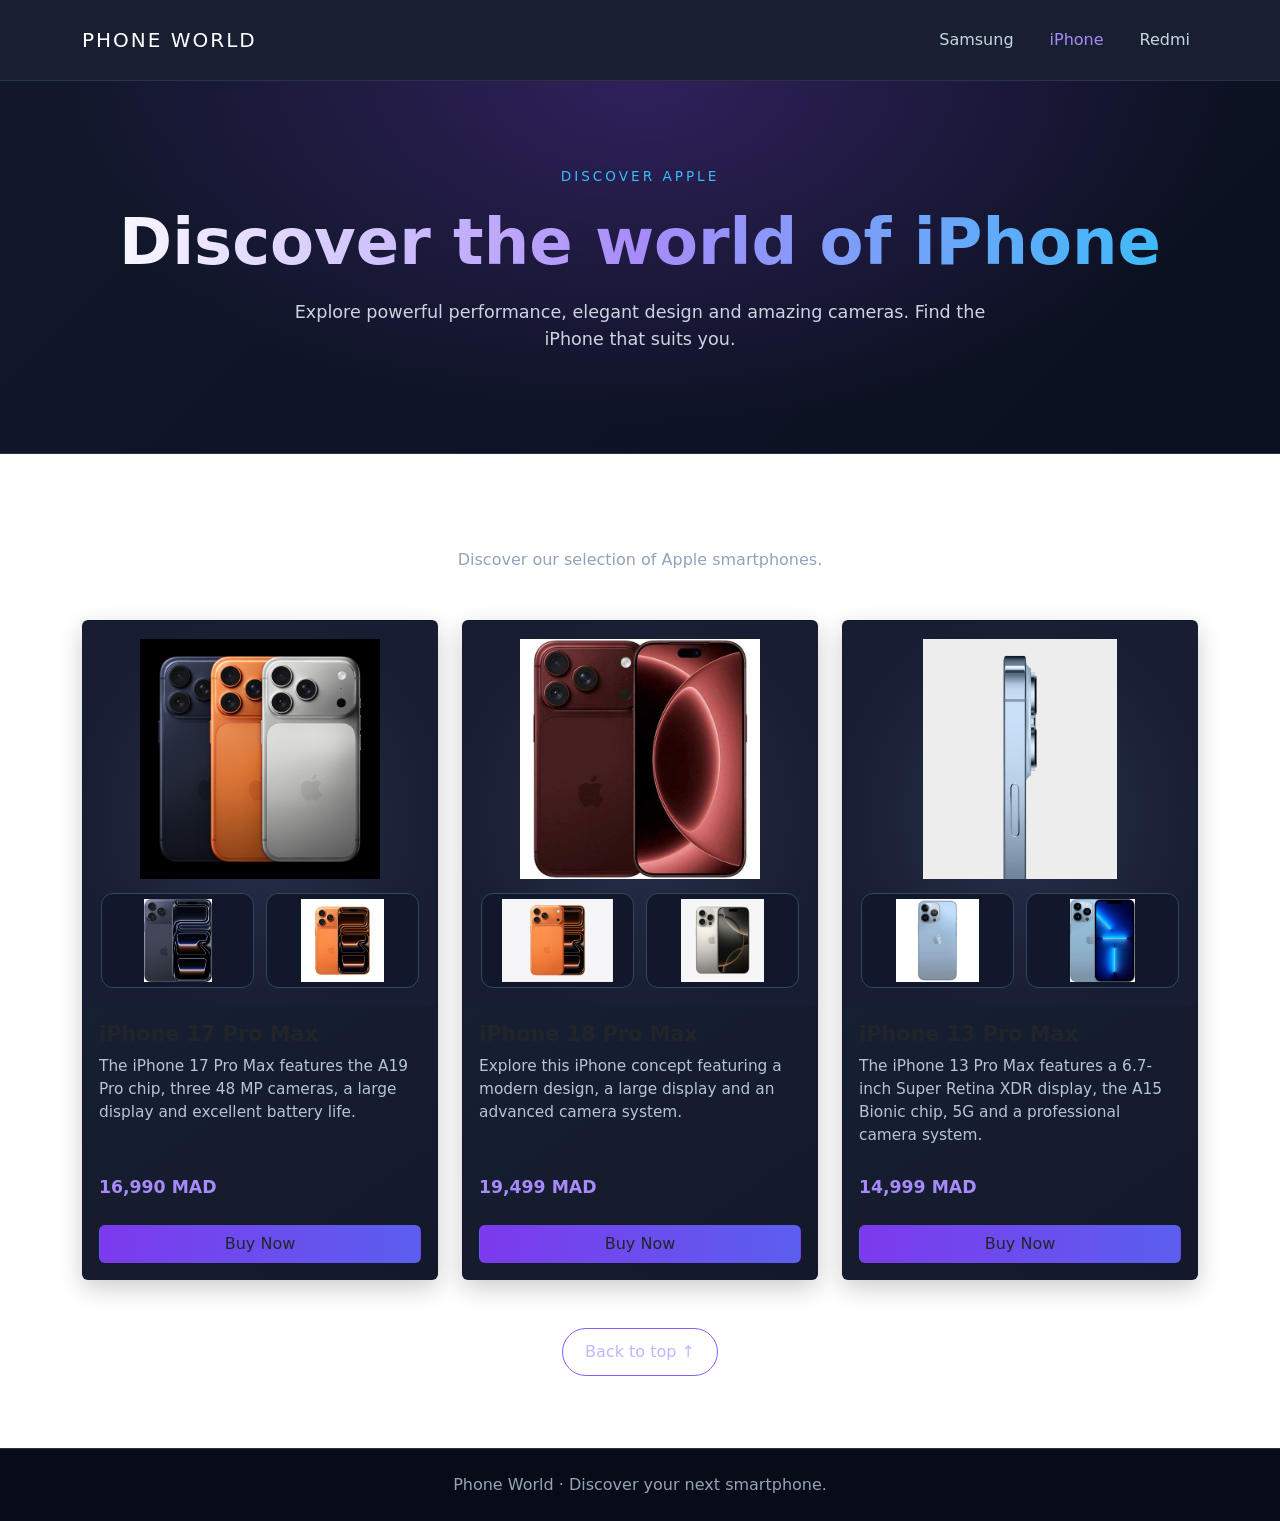
<file: Iphone.html>
<!DOCTYPE html>
<html lang="en">
<head>
    <meta charset="UTF-8">
    <meta name="viewport" content="width=device-width, initial-scale=1.0">
    <title>iPhone - The New Phones</title>

    <link rel="stylesheet" href="CSS/style.css">
    <link href="https://cdn.jsdelivr.net/npm/bootstrap@5.3.8/dist/css/bootstrap.min.css" rel="stylesheet">
</head>

<body id="top">

    <a class="skip-link" href="#main">Skip to Main Content</a>

    <header>
        <nav class="navbar navbar-expand">
            <div class="container">
                <a class="navbar-brand" href="index.html">PHONE WORLD</a>

                <ul class="navbar-nav">
                    <li class="nav-item">
                        <a class="nav-link" href="index.html">Samsung</a>
                    </li>
                    <li class="nav-item">
                        <a class="nav-link active" href="Iphone.html">iPhone</a>
                    </li>
                    <li class="nav-item">
                        <a class="nav-link" href="Redmi.html">Redmi</a>
                    </li>
                </ul>
            </div>
        </nav>
    </header>

    <section class="hero text-center">
        <div class="container">
            <p class="text-uppercase">Discover Apple</p>
            <h1>Discover the world of iPhone</h1>
            <p class="hero-text">
                Explore powerful performance, elegant design and amazing cameras.
                Find the iPhone that suits you.
            </p>
        </div>
    </section>

    <main id="main" class="container py-5">

        <div class="text-center mb-5">
            <h2>Our iPhone collection</h2>
            <p>Discover our selection of Apple smartphones.</p>
        </div>

        <div class="row g-4">

            <!-- iPhone 17 Pro Max -->
            <div class="col-12 col-md-6 col-lg-4">
                <article class="card phone-card h-100">
                    <div class="phone-images">
                        <img class="card-img-top"
                             src="Image/Apple-iPhone-17-Pro-color-lineup-250909_inline.jpg.large_2x.jpg"
                             alt="iPhone 17 Pro Max color lineup">

                        <div class="extra-images">
                            <img src="Image/CeRcRvGf4tEmpnrzlE9pCwlj7XiROoGWZALeA_Bvyh_dGjzDr3LjoYCCHEAbQ1XCv0cwkkF4ZRoVD_39hnvyOstEjsOouhrWlL3b8Bo_t_5homcNVJtkmltiekng0v5kw3YVF4iDtvBe2uXXgKdUp0OT2ODhdbDB6M0IeZah4csNZApvT403C0PR.jpg"
                                 alt="iPhone 17 Pro Max view 2">

                            <img src="Image/ZsHtNIfkXVCf1PJwLULBqlV_z4yCpYcIlEIHJBRsRc_Uf6taN-6-rSGX4_MWBWWAI0BoodLRW_SBy6eggyRCxnnYbjtbRDUKU8Tmxq-RYu-VuzYLAyHRmgiFJRenwt6eWPXY-Pa50FH41Rhr-HiBrQik6gUZrc4NoMFAFiChOEB9tjjDV6iFTf0e.jpg"
                                 alt="iPhone 17 Pro Max another view">
                        </div>
                    </div>

                    <div class="card-body">
                        <h2 class="card-title">iPhone 17 Pro Max</h2>

                        <p class="card-text">
                            The iPhone 17 Pro Max features the A19 Pro chip,
                            three 48 MP cameras, a large display and excellent
                            battery life.
                        </p>

                        <p class="price">16,990 MAD</p>

                        <a class="btn buy-btn mt-2"
                           href="https://www.apple.com/shop/buy-iphone/iphone-17-pro">
                            Buy Now
                        </a>
                    </div>
                </article>
            </div>

            <!-- iPhone 18 Pro Max -->
            <div class="col-12 col-md-6 col-lg-4">
                <article class="card phone-card h-100">
                    <div class="phone-images">
                        <img class="card-img-top"
                             src="Image/13.jpg"
                             alt="iPhone 18 Pro Max burgundy">

                        <div class="extra-images">
                            <img src="Image/18.jpg"
                                 alt="iPhone 18 Pro Max orange">

                            <img src="Image/18 é.jpg"
                                 alt="iPhone 18 Pro Max white">
                        </div>
                    </div>

                    <div class="card-body">
                        <h2 class="card-title">iPhone 18 Pro Max</h2>

                        <p class="card-text">
                            Explore this iPhone concept featuring a modern
                            design, a large display and an advanced camera system.
                        </p>

                        <p class="price">19,499 MAD</p>

                        <a class="btn buy-btn mt-2"
                           href="https://www.apple.com/shop/buy-iphone">
                            Buy Now
                        </a>
                    </div>
                </article>
            </div>

            <!-- iPhone 13 Pro Max -->
            <div class="col-12 col-md-6 col-lg-4">
                <article class="card phone-card h-100">
                    <div class="phone-images">
                        <img class="card-img-top"
                             src="Image/eIsJaRDoM2g8GImdscvz45nPspMlApQO2dkJxacEunmNTO8145wj7E7wX6fqSErxSb7_04a5lPBW73Jn5DxGaWE7rcfmLB8apVxoykwnLWWnVEQGr3g1NBiCZA6VfNdlPRwU7466oCaibFyAY8KeGR8sa5q386V0vilRKhtzcDkL0HIHW-ucKJpe.jpg"
                             alt="iPhone 13 Pro Max">

                        <div class="extra-images">
                            <img src="Image/13ProMaxSierraBlue_Back_1_1080x.webp"
                                 alt="iPhone 13 Pro Max Sierra Blue back">

                            <img src="Image/6443333_sd.avif"
                                 alt="iPhone 13 Pro Max another view">
                        </div>
                    </div>

                    <div class="card-body">
                        <h2 class="card-title">iPhone 13 Pro Max</h2>

                        <p class="card-text">
                            The iPhone 13 Pro Max features a 6.7-inch Super
                            Retina XDR display, the A15 Bionic chip, 5G and
                            a professional camera system.
                        </p>

                        <p class="price">14,999 MAD</p>

                        <a class="btn buy-btn mt-2"
                           href="https://www.apple.com/shop/buy-iphone">
                            Buy Now
                        </a>
                    </div>
                </article>
            </div>

        </div>

        <div class="text-center mt-5">
            <a href="#top" class="back-top">Back to top ↑</a>
        </div>

    </main>

    <footer class="text-center py-4 mt-4">
        <p class="mb-0">Phone World · Discover your next smartphone.</p>
    </footer>

</body>
</html>
</file>
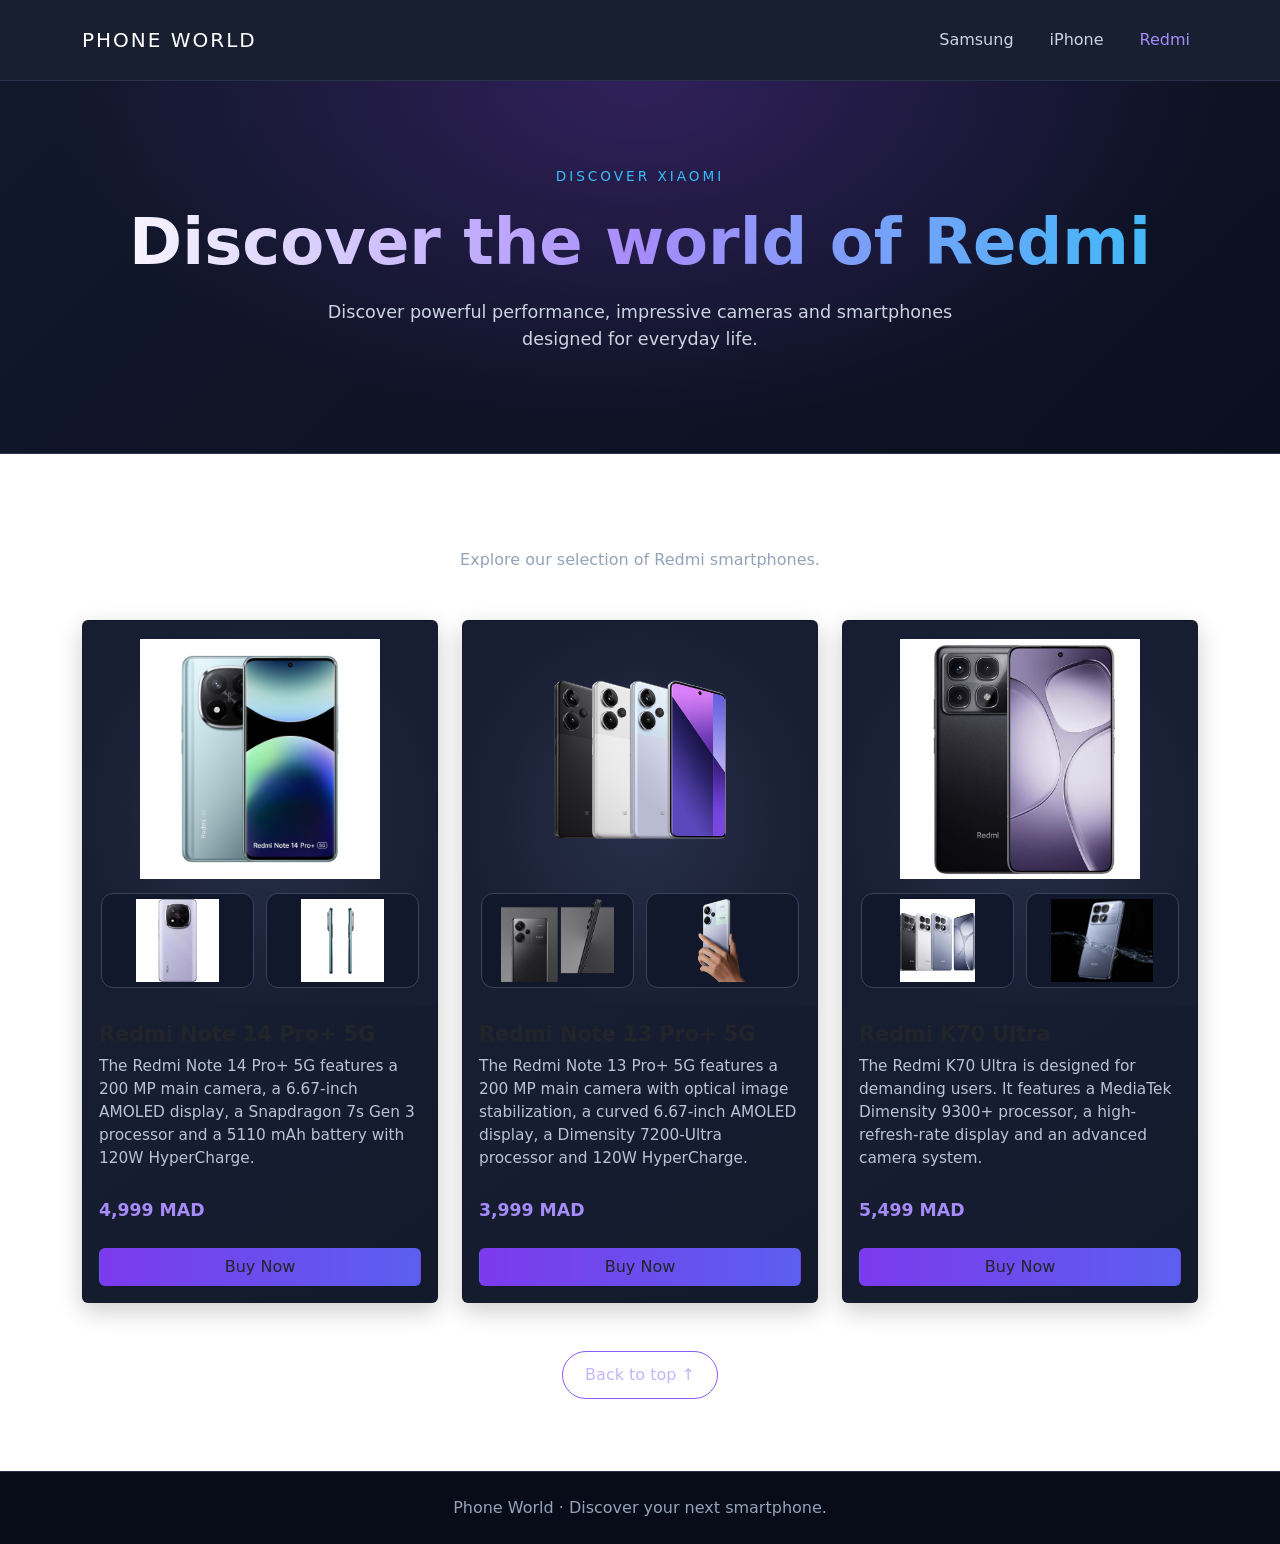
<file: Redmi.html>
<!DOCTYPE html>
<html lang="en">
<head>
    <meta charset="UTF-8">
    <meta name="viewport" content="width=device-width, initial-scale=1.0">
    <title>Redmi - The New Phones</title>

    <link rel="stylesheet" href="CSS/style.css">
    <link href="https://cdn.jsdelivr.net/npm/bootstrap@5.3.8/dist/css/bootstrap.min.css" rel="stylesheet">
</head>

<body id="top">

    <a class="skip-link" href="#main">Skip to Main Content</a>

    <header>
        <nav class="navbar navbar-expand">
            <div class="container">
                <a class="navbar-brand" href="index.html">PHONE WORLD</a>

                <ul class="navbar-nav">
                    <li class="nav-item">
                        <a class="nav-link" href="index.html">Samsung</a>
                    </li>
                    <li class="nav-item">
                        <a class="nav-link" href="Iphone.html">iPhone</a>
                    </li>
                    <li class="nav-item">
                        <a class="nav-link active" href="Redmi.html">Redmi</a>
                    </li>
                </ul>
            </div>
        </nav>
    </header>

    <section class="hero text-center">
        <div class="container">
            <p class="text-uppercase">Discover Xiaomi</p>
            <h1>Discover the world of Redmi</h1>
            <p class="hero-text">
                Discover powerful performance, impressive cameras and
                smartphones designed for everyday life.
            </p>
        </div>
    </section>

    <main id="main" class="container py-5">

        <div class="text-center mb-5">
            <h2>Our Redmi collection</h2>
            <p>Explore our selection of Redmi smartphones.</p>
        </div>

        <div class="row g-4">

            <!-- Redmi Note 14 Pro+ 5G -->
            <div class="col-12 col-md-6 col-lg-4">
                <article class="card phone-card h-100">

                    <div class="phone-images">
                        <img class="card-img-top"
                             src="Image/redmi14proplus1.jpg"
                             alt="Redmi Note 14 Pro Plus 5G front view">

                        <div class="extra-images">
                            <img src="Image/redmi14proplus2.jpg"
                                 alt="Redmi Note 14 Pro Plus 5G back view">

                            <img src="Image/redmi14proplus3.jpg"
                                 alt="Redmi Note 14 Pro Plus 5G side view">
                        </div>
                    </div>

                    <div class="card-body">
                        <h2 class="card-title">Redmi Note 14 Pro+ 5G</h2>

                        <p class="card-text">
                            The Redmi Note 14 Pro+ 5G features a 200 MP main
                            camera, a 6.67-inch AMOLED display, a Snapdragon
                            7s Gen 3 processor and a 5110 mAh battery with
                            120W HyperCharge.
                        </p>

                        <p class="price">4,999 MAD</p>

                        <a class="btn buy-btn mt-2"
                           href="https://www.mi.com/ma-fr/product/redmi-note-14-pro-plus-5g/">
                            Buy Now
                        </a>
                    </div>

                </article>
            </div>

            <!-- Redmi Note 13 Pro+ 5G -->
            <div class="col-12 col-md-6 col-lg-4">
                <article class="card phone-card h-100">

                    <div class="phone-images">
                        <img class="card-img-top"
                             src="Image/redminote13proplus1.png"
                             alt="Redmi Note 13 Pro Plus 5G front view">

                        <div class="extra-images">
                            <img src="Image/redminote13proplus2.png"
                                 alt="Redmi Note 13 Pro Plus 5G back view">

                            <img src="Image/redminote13proplus3.png"
                                 alt="Redmi Note 13 Pro Plus 5G side view">
                        </div>
                    </div>

                    <div class="card-body">
                        <h2 class="card-title">Redmi Note 13 Pro+ 5G</h2>

                        <p class="card-text">
                            The Redmi Note 13 Pro+ 5G features a 200 MP main
                            camera with optical image stabilization, a curved
                            6.67-inch AMOLED display, a Dimensity 7200-Ultra
                            processor and 120W HyperCharge.
                        </p>

                        <p class="price">3,999 MAD</p>

                        <a class="btn buy-btn mt-2"
                           href="https://www.mi.com/fr/product/redmi-note-13-pro-plus-5g/">
                            Buy Now
                        </a>
                    </div>

                </article>
            </div>

            <!-- Redmi K70 Ultra -->
            <div class="col-12 col-md-6 col-lg-4">
                <article class="card phone-card h-100">

                    <div class="phone-images">
                        <img class="card-img-top"
                             src="Image/redmik70ultra1.jpg"
                             alt="Redmi K70 Ultra front view">

                        <div class="extra-images">
                            <img src="Image/redmik70ultra2.jpg"
                                 alt="Redmi K70 Ultra back view">

                            <img src="Image/redmik70ultra3.jpg"
                                 alt="Redmi K70 Ultra side view">
                        </div>
                    </div>

                    <div class="card-body">
                        <h2 class="card-title">Redmi K70 Ultra</h2>

                        <p class="card-text">
                            The Redmi K70 Ultra is designed for demanding
                            users. It features a MediaTek Dimensity 9300+
                            processor, a high-refresh-rate display and an
                            advanced camera system.
                        </p>

                        <p class="price">5,499 MAD</p>

                        <a class="btn buy-btn mt-2"
                           href="https://www.mi.com/">
                            Buy Now
                        </a>
                    </div>

                </article>
            </div>

        </div>

        <div class="text-center mt-5">
            <a href="#top" class="back-top">Back to top ↑</a>
        </div>

    </main>

    <footer class="text-center py-4 mt-4">
        <p class="mb-0">Phone World · Discover your next smartphone.</p>
    </footer>

</body>
</html>
</file>
<file: CSS/style.css>
/* ===== GENERAL ===== */
* {
    box-sizing: border-box;
}

html {
    scroll-behavior: smooth;
}

body {
    margin: 0;
    background: #0B1020;
    color: #F8FAFC;
    font-family: Arial, sans-serif;
    line-height: 1.7;
}

/* ===== ACCESSIBILITY ===== */
.skip-link {
    position: absolute;
    top: -100px;
    left: 15px;
    z-index: 1000;
    padding: 12px 18px;
    background: #FFFFFF;
    color: #0B1020;
    border-radius: 8px;
}

.skip-link:focus {
    top: 10px;
}

/* ===== NAVIGATION ===== */
header {
    background: rgba(17, 24, 43, 0.97);
    border-bottom: 1px solid #29324A;
    padding: 12px 20px;
}

header .navbar {
    padding: 8px 0;
}

.navbar-brand {
    color: #FFFFFF !important;
    font-size: 1.3rem;
    letter-spacing: 2px;
}

.navbar-nav {
    gap: 20px;
}

.nav-link {
    color: #CBD5E1 !important;
    transition: color 0.3s ease;
}

.nav-link:hover,
.nav-link:focus,
.nav-link.active {
    color: #A78BFA !important;
}

/* ===== HERO ===== */
.hero {
    padding: 85px 20px;
    background:
        radial-gradient(ellipse at top, #30205B 0%, transparent 65%),
        linear-gradient(135deg, #11182B, #0B1020);
    border-bottom: 1px solid #29324A;
}

.hero .text-uppercase {
    color: #38BDF8;
    letter-spacing: 3px;
    font-size: 0.85rem;
}

.hero h1 {
    margin: 18px 0;
    font-size: clamp(2.2rem, 5vw, 4rem);
    font-weight: 800;
    line-height: 1.2;
    background: linear-gradient(90deg, #FFFFFF, #A78BFA, #38BDF8);
    -webkit-background-clip: text;
    background-clip: text;
    color: transparent;
}

.hero p {
    max-width: 700px;
    margin-left: auto;
    margin-right: auto;
}

.hero-text {
    color: #CBD5E1;
    font-size: 1.1rem;
}

/* ===== SECTION TITLES ===== */
main h2 {
    color: #FFFFFF;
    font-weight: 750;
}

.container > .text-center > p {
    color: #94A3B8;
}

/* ===== PHONE CARDS ===== */
.phone-card {
    height: 100%;
    overflow: hidden;
    background: linear-gradient(145deg, #1B2339, #12192A);
    color: #F8FAFC;
    border: 1px solid #303B55;
    border-radius: 20px;
    box-shadow: 0 8px 25px rgba(0, 0, 0, 0.2);
    transition:
        transform 0.3s ease,
        border-color 0.3s ease,
        box-shadow 0.3s ease;
}

.phone-card:hover {
    transform: translateY(-7px);
    border-color: #8B5CF6;
    box-shadow: 0 15px 35px rgba(139, 92, 246, 0.18);
}

.phone-images {
    padding: 18px;
    background: radial-gradient(
        ellipse at center,
        #28314A 0%,
        #171D32 75%
    );
}

.phone-images .card-img-top {
    width: 100%;
    height: 240px;
    object-fit: contain;
    border-radius: 12px;
    background: transparent;
}

.extra-images {
    display: flex;
    justify-content: center;
    align-items: center;
    gap: 12px;
    margin-top: 14px;
}

.extra-images img {
    width: 48%;
    height: 95px;
    object-fit: contain;
    padding: 5px;
    border: 1px solid #38435D;
    border-radius: 12px;
    background: #11182B;
}

.card-body {
    padding: 22px;
    display: flex;
    flex-direction: column;
}

.card-title {
    color: #FFFFFF;
    font-size: 1.3rem;
    font-weight: 750;
}

.card-text {
    color: #B8C3D6;
    font-size: 0.96rem;
}

/* ===== PRICES ===== */
.price {
    margin-top: auto;
    padding-top: 12px;
    color: #A78BFA;
    font-size: 1.08rem;
    font-weight: 750;
}

/* ===== BUTTONS ===== */
.buy-btn {
    padding: 12px 16px;
    border: 0;
    border-radius: 10px;
    background: linear-gradient(90deg, #7C3AED, #5B5FEF);
    color: #FFFFFF;
    font-weight: bold;
    transition:
        transform 0.2s ease,
        box-shadow 0.2s ease;
}

.buy-btn:hover,
.buy-btn:focus {
    background: linear-gradient(90deg, #6D28D9, #4338CA);
    color: #FFFFFF;
    transform: translateY(-2px);
    box-shadow: 0 6px 20px rgba(124, 58, 237, 0.3);
}

/* ===== BACK TO TOP ===== */
.back-top {
    display: inline-block;
    padding: 11px 22px;
    border: 1px solid #8B5CF6;
    border-radius: 30px;
    color: #C4B5FD;
    text-decoration: none;
    transition: 0.3s ease;
}

.back-top:hover,
.back-top:focus {
    background: #8B5CF6;
    color: #FFFFFF;
}

/* ===== FOOTER ===== */
footer {
    background: #080C18;
    color: #94A3B8;
    border-top: 1px solid #29324A;
}

/* ===== RESPONSIVE DESIGN ===== */
@media (max-width: 576px) {
    .hero {
        padding: 55px 18px;
    }

    .hero .text-uppercase {
        letter-spacing: 2px;
    }

    header {
        padding: 10px;
    }

    .navbar-brand {
        font-size: 1rem;
        letter-spacing: 1px;
    }

    .navbar .container {
        flex-wrap: wrap;
        gap: 8px;
    }

    .navbar-nav {
        gap: 5px;
    }

    .nav-link {
        padding: 6px !important;
        font-size: 0.88rem;
    }

    .phone-images .card-img-top {
        height: 210px;
    }

    .card-body {
        padding: 18px;
    }
}

/* ===== REDUCE MOTION IF REQUESTED ===== */
@media (prefers-reduced-motion: reduce) {
    html {
        scroll-behavior: auto;
    }

    *,
    *::before,
    *::after {
        transition-duration: 0.01ms !important;
        animation-duration: 0.01ms !important;
    }
}
</file>
